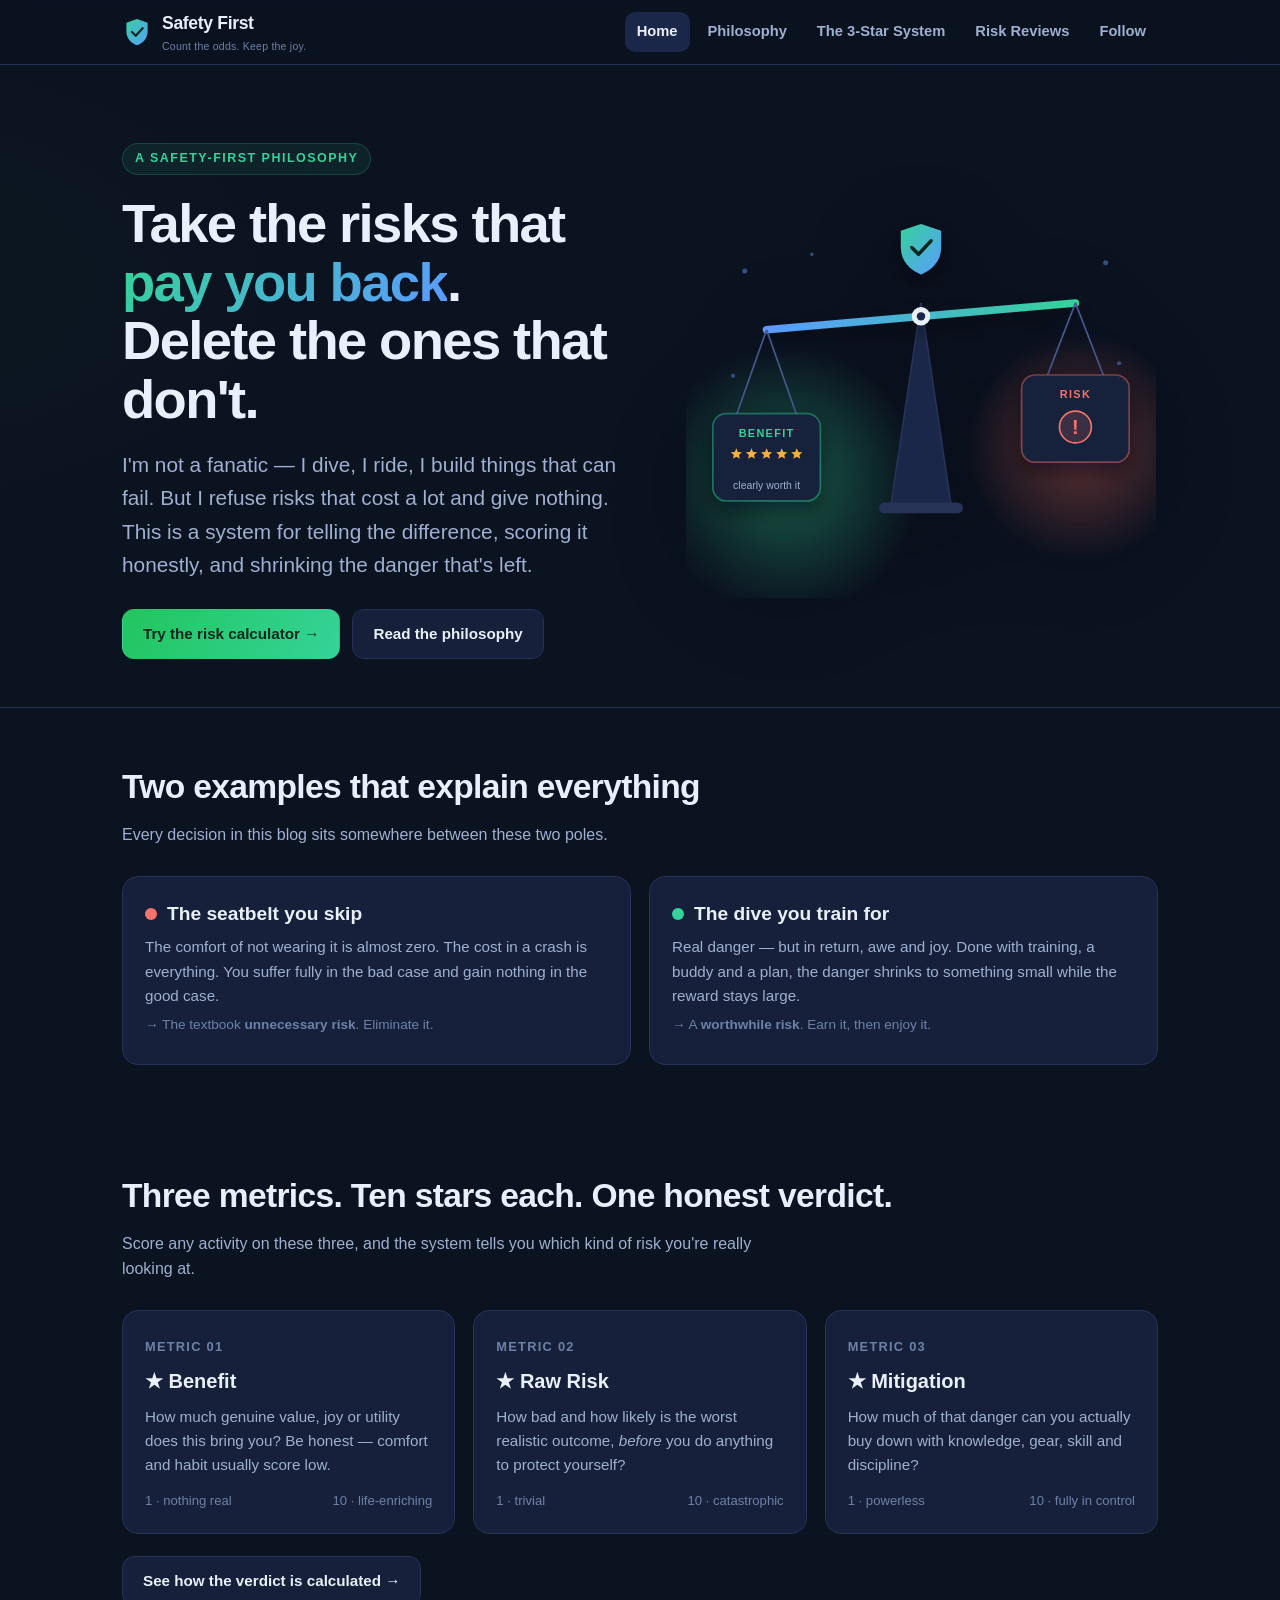
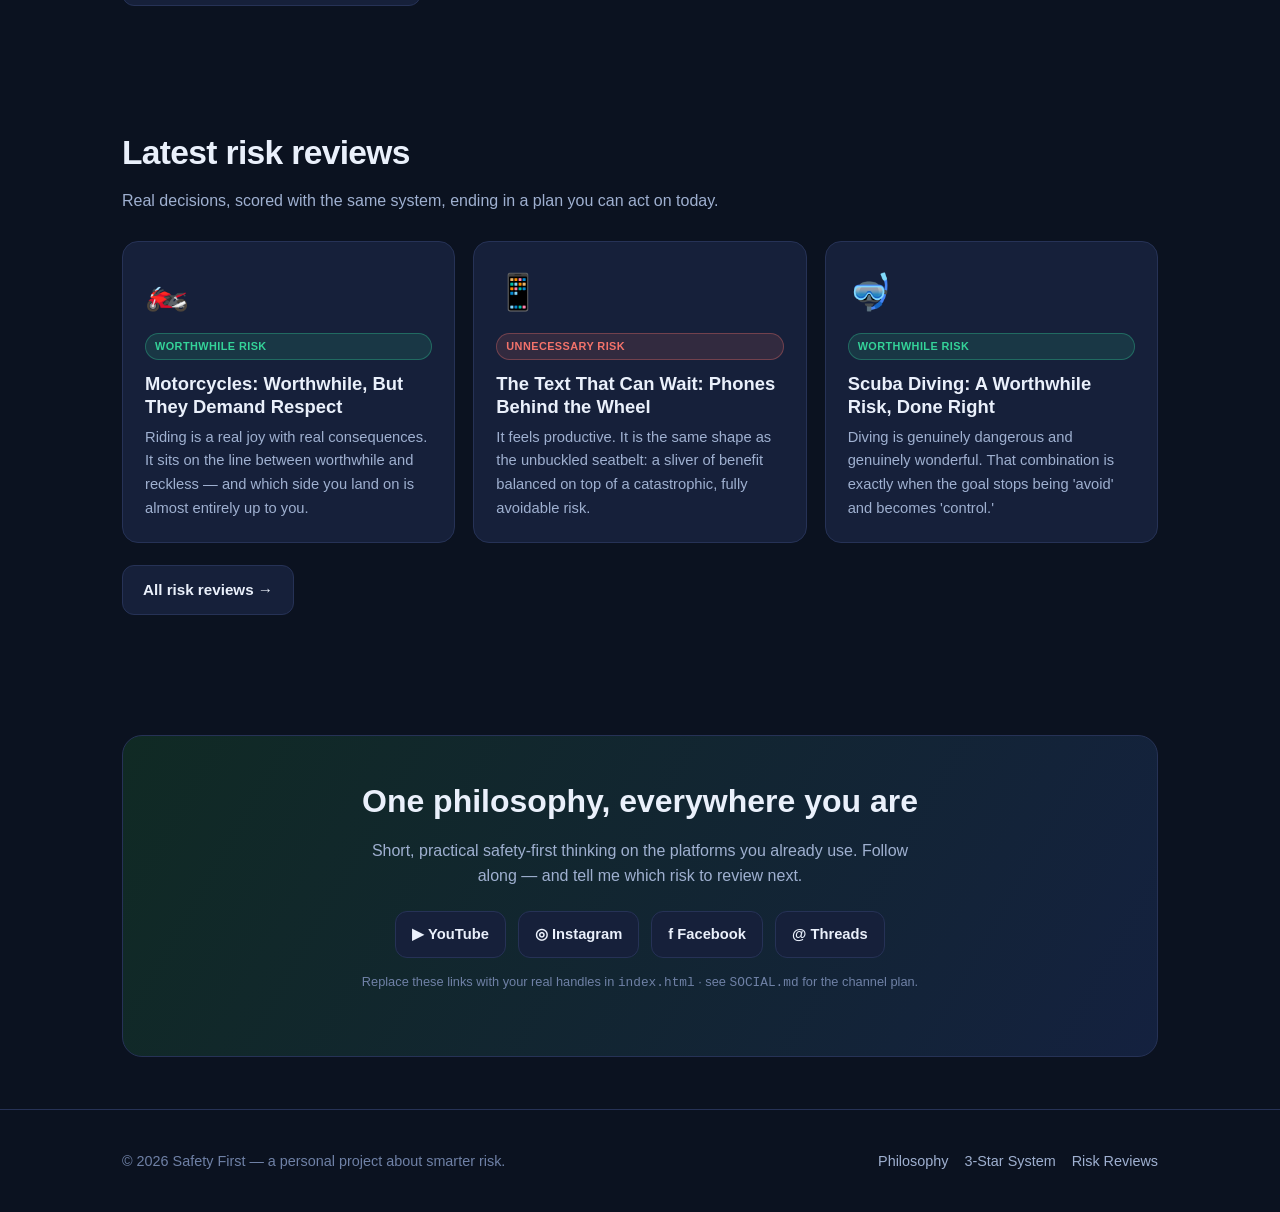
<file: index.html>
<!DOCTYPE html>
<html lang="en">
<head>
  <meta charset="utf-8" />
  <meta name="viewport" content="width=device-width, initial-scale=1" />
  <title>Safety First — Count the odds. Keep the joy.</title>
  <meta name="description" content="A personal philosophy for telling unnecessary risks from worthwhile ones — and a 3-metric, 10-star system to score any decision." />
  <link rel="icon" href="assets/favicon.svg" type="image/svg+xml" />
  <link rel="icon" href="assets/favicon.ico" sizes="any" />
  <link rel="apple-touch-icon" href="assets/apple-touch-icon.png" />
  <link rel="manifest" href="site.webmanifest" />
  <meta name="theme-color" content="#0b1220" />
  <link rel="stylesheet" href="assets/style.css" />
</head>
<body>
  <header class="site-header">
    <div class="wrap">
      <a class="brand" href="index.html">
        <svg class="shield" viewBox="0 0 48 48" xmlns="http://www.w3.org/2000/svg" aria-hidden="true"><defs><linearGradient id="sfg" x1="0" y1="0" x2="48" y2="48" gradientUnits="userSpaceOnUse"><stop stop-color="#34d399"/><stop offset="1" stop-color="#5b9bff"/></linearGradient></defs><path d="M24 3 L41 9 V23 C41 34 33 42 24 45 C15 42 7 34 7 23 V9 Z" fill="url(#sfg)"/><path d="M16 24 L22 30 L33 18" stroke="#06281c" stroke-width="3.4" stroke-linecap="round" stroke-linejoin="round" fill="none"/></svg>
        <span>Safety First<small>Count the odds. Keep the joy.</small></span>
      </a>
      <button class="nav-toggle" aria-label="Menu">☰</button>
      <nav class="site-nav">
        <a href="index.html">Home</a>
        <a href="philosophy.html">Philosophy</a>
        <a href="ratings.html">The 3-Star System</a>
        <a href="blog.html">Risk Reviews</a>
        <a href="#follow">Follow</a>
      </nav>
    </div>
  </header>

  <main>
    <section class="hero">
      <div class="wrap hero-grid">
        <div class="hero-copy">
          <span class="eyebrow">A safety-first philosophy</span>
          <h1>Take the risks that <span class="grad">pay you back</span>.<br />Delete the ones that don't.</h1>
          <p class="lede">I'm not a fanatic — I dive, I ride, I build things that can fail. But I refuse risks that cost a lot and give nothing. This is a system for telling the difference, scoring it honestly, and shrinking the danger that's left.</p>
          <div class="cta-row">
            <a class="btn btn-primary" href="ratings.html">Try the risk calculator →</a>
            <a class="btn btn-ghost" href="philosophy.html">Read the philosophy</a>
          </div>
        </div>
        <div class="hero-art">
          <img src="assets/hero-home.svg" alt="A balance weighing a high benefit against a controlled risk" width="470" height="394" />
        </div>
      </div>
    </section>

    <hr class="divider" />

    <section class="block">
      <div class="wrap">
        <div class="section-head">
          <h2>Two examples that explain everything</h2>
          <p>Every decision in this blog sits somewhere between these two poles.</p>
        </div>
        <div class="taxonomy">
          <div class="tax-card band-bad">
            <h3><span class="dot"></span>The seatbelt you skip</h3>
            <p>The comfort of not wearing it is almost zero. The cost in a crash is everything. You suffer fully in the bad case and gain nothing in the good case.</p>
            <p class="eg">→ The textbook <strong>unnecessary risk</strong>. Eliminate it.</p>
          </div>
          <div class="tax-card band-good">
            <h3><span class="dot"></span>The dive you train for</h3>
            <p>Real danger — but in return, awe and joy. Done with training, a buddy and a plan, the danger shrinks to something small while the reward stays large.</p>
            <p class="eg">→ A <strong>worthwhile risk</strong>. Earn it, then enjoy it.</p>
          </div>
        </div>
      </div>
    </section>

    <section class="block">
      <div class="wrap">
        <div class="section-head">
          <h2>Three metrics. Ten stars each. One honest verdict.</h2>
          <p>Score any activity on these three, and the system tells you which kind of risk you're really looking at.</p>
        </div>
        <div class="three">
          <div class="metric-card">
            <span class="num">METRIC 01</span>
            <h3>★ Benefit</h3>
            <p>How much genuine value, joy or utility does this bring you? Be honest — comfort and habit usually score low.</p>
            <div class="scale"><span>1 · nothing real</span><span>10 · life-enriching</span></div>
          </div>
          <div class="metric-card">
            <span class="num">METRIC 02</span>
            <h3>★ Raw Risk</h3>
            <p>How bad and how likely is the worst realistic outcome, <em>before</em> you do anything to protect yourself?</p>
            <div class="scale"><span>1 · trivial</span><span>10 · catastrophic</span></div>
          </div>
          <div class="metric-card">
            <span class="num">METRIC 03</span>
            <h3>★ Mitigation</h3>
            <p>How much of that danger can you actually buy down with knowledge, gear, skill and discipline?</p>
            <div class="scale"><span>1 · powerless</span><span>10 · fully in control</span></div>
          </div>
        </div>
        <p style="margin-top:22px"><a class="btn btn-ghost" href="ratings.html">See how the verdict is calculated →</a></p>
      </div>
    </section>

    <section class="block">
      <div class="wrap">
        <div class="section-head">
          <h2>Latest risk reviews</h2>
          <p>Real decisions, scored with the same system, ending in a plan you can act on today.</p>
        </div>
        <div id="featured" class="cards"><!-- rendered by app.js --></div>
        <p style="margin-top:22px"><a class="btn btn-ghost" href="blog.html">All risk reviews →</a></p>
      </div>
    </section>

    <section class="block" id="follow">
      <div class="wrap">
        <div class="cta-band">
          <h2>One philosophy, everywhere you are</h2>
          <p>Short, practical safety-first thinking on the platforms you already use. Follow along — and tell me which risk to review next.</p>
          <div class="socials" style="justify-content:center">
            <a class="social-btn" href="https://youtube.com/@safetyfirst" rel="noopener" target="_blank">▶ YouTube</a>
            <a class="social-btn" href="https://instagram.com/safetyfirst" rel="noopener" target="_blank">◎ Instagram</a>
            <a class="social-btn" href="https://facebook.com/safetyfirst" rel="noopener" target="_blank">f Facebook</a>
            <a class="social-btn" href="https://threads.net/@safetyfirst" rel="noopener" target="_blank">@ Threads</a>
          </div>
          <p style="font-size:0.8rem;margin-top:14px;color:var(--ink-faint)">Replace these links with your real handles in <code>index.html</code> · see <code>SOCIAL.md</code> for the channel plan.</p>
        </div>
      </div>
    </section>
  </main>

  <footer class="site-footer">
    <div class="wrap">
      <div>© <span data-year></span> Safety First — a personal project about smarter risk.</div>
      <div class="foot-links">
        <a href="philosophy.html">Philosophy</a>
        <a href="ratings.html">3-Star System</a>
        <a href="blog.html">Risk Reviews</a>
      </div>
    </div>
  </footer>

  <script src="data/posts.js"></script>
  <script src="assets/app.js"></script>
</body>
</html>
</file>
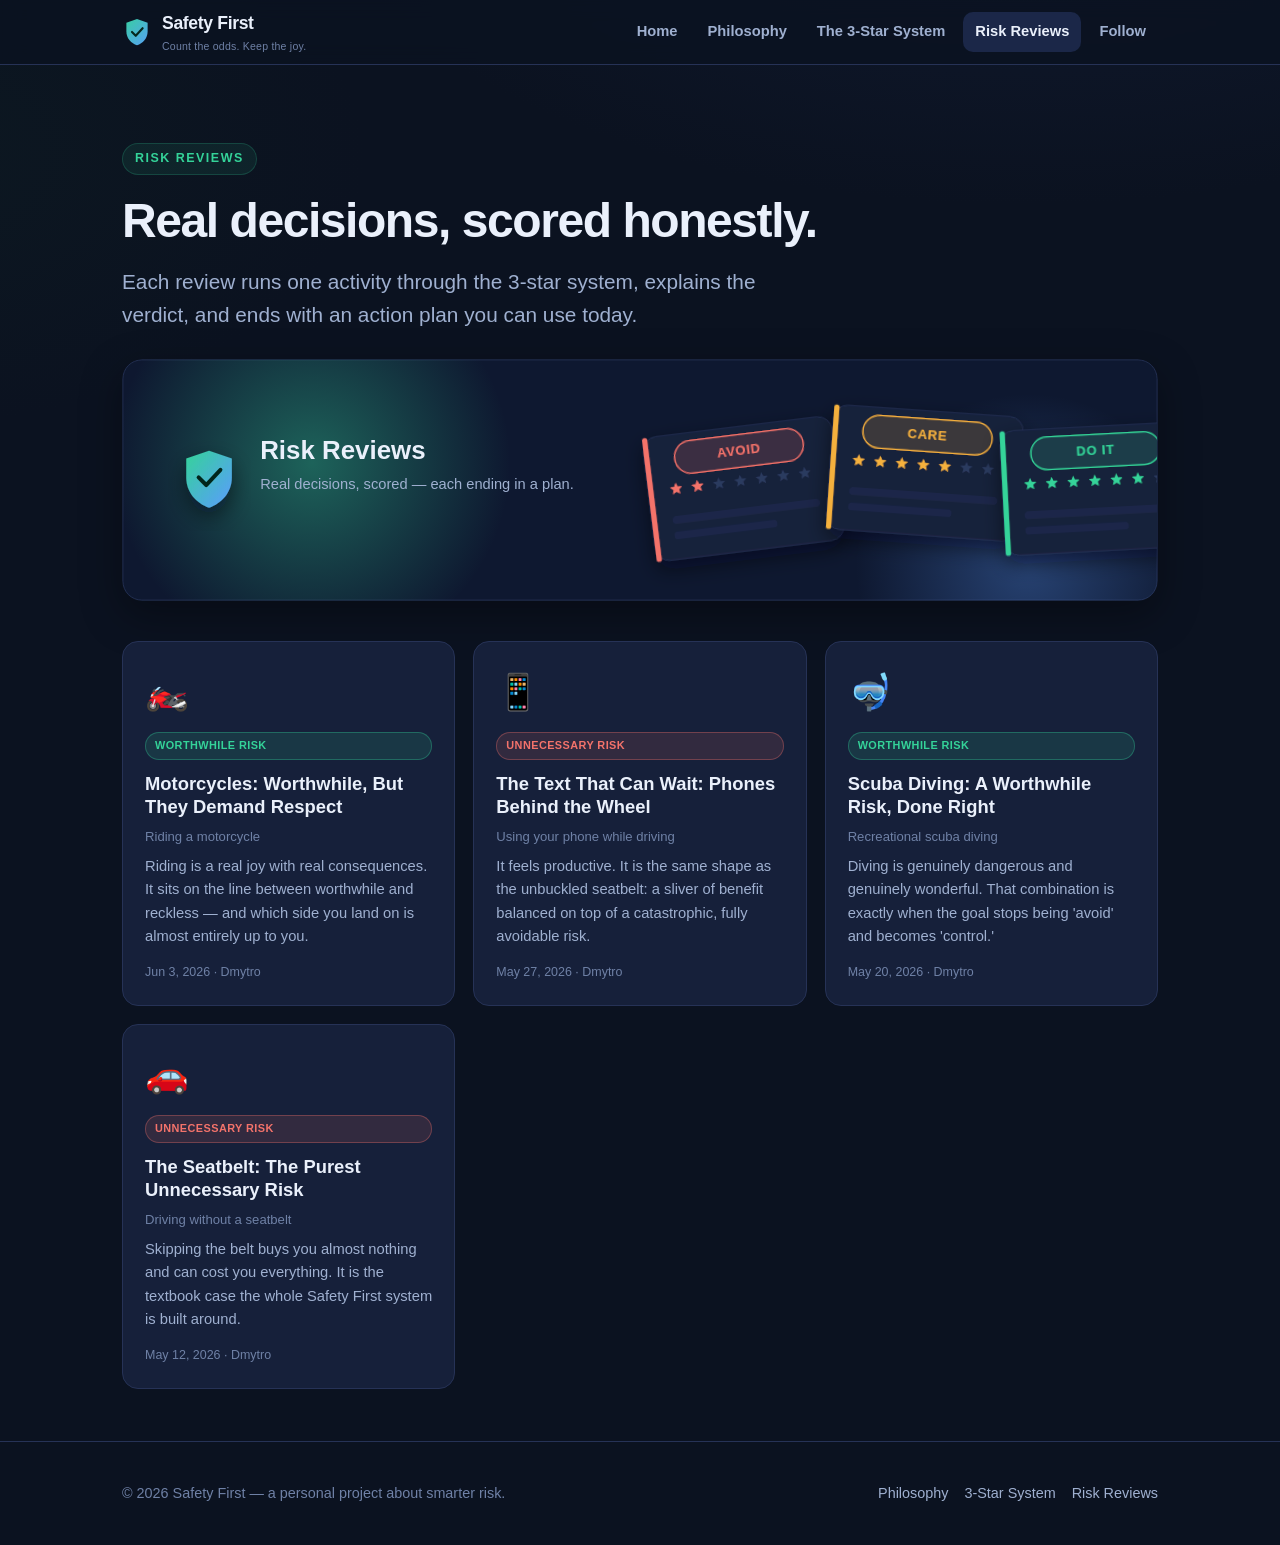
<file: blog.html>
<!DOCTYPE html>
<html lang="en">
<head>
  <meta charset="utf-8" />
  <meta name="viewport" content="width=device-width, initial-scale=1" />
  <title>Risk Reviews · Safety First</title>
  <meta name="description" content="Everyday and adventurous decisions, each scored with the 3-star system and ending in a concrete action plan." />
  <link rel="icon" href="assets/favicon.svg" type="image/svg+xml" />
  <link rel="icon" href="assets/favicon.ico" sizes="any" />
  <link rel="apple-touch-icon" href="assets/apple-touch-icon.png" />
  <link rel="manifest" href="site.webmanifest" />
  <meta name="theme-color" content="#0b1220" />
  <link rel="stylesheet" href="assets/style.css" />
</head>
<body>
  <header class="site-header">
    <div class="wrap">
      <a class="brand" href="index.html">
        <svg class="shield" viewBox="0 0 48 48" xmlns="http://www.w3.org/2000/svg" aria-hidden="true"><defs><linearGradient id="sfg" x1="0" y1="0" x2="48" y2="48" gradientUnits="userSpaceOnUse"><stop stop-color="#34d399"/><stop offset="1" stop-color="#5b9bff"/></linearGradient></defs><path d="M24 3 L41 9 V23 C41 34 33 42 24 45 C15 42 7 34 7 23 V9 Z" fill="url(#sfg)"/><path d="M16 24 L22 30 L33 18" stroke="#06281c" stroke-width="3.4" stroke-linecap="round" stroke-linejoin="round" fill="none"/></svg>
        <span>Safety First<small>Count the odds. Keep the joy.</small></span>
      </a>
      <button class="nav-toggle" aria-label="Menu">☰</button>
      <nav class="site-nav">
        <a href="index.html">Home</a>
        <a href="philosophy.html">Philosophy</a>
        <a href="ratings.html">The 3-Star System</a>
        <a href="blog.html">Risk Reviews</a>
        <a href="index.html#follow">Follow</a>
      </nav>
    </div>
  </header>

  <main>
    <section class="hero" style="padding-bottom:24px">
      <div class="wrap">
        <span class="eyebrow">Risk reviews</span>
        <h1 style="font-size:clamp(2rem,4.5vw,3rem)">Real decisions, scored honestly.</h1>
        <p class="lede">Each review runs one activity through the 3-star system, explains the verdict, and ends with an action plan you can use today.</p>
        <img class="page-banner" src="assets/hero-blog.svg" alt="A fan of scored risk-review cards: avoid, care, do it" width="1200" height="280" />
      </div>
    </section>

    <section class="block" style="padding-top:12px">
      <div class="wrap">
        <div id="blog-index" class="cards"><!-- rendered by app.js --></div>
      </div>
    </section>
  </main>

  <footer class="site-footer">
    <div class="wrap">
      <div>© <span data-year></span> Safety First — a personal project about smarter risk.</div>
      <div class="foot-links">
        <a href="philosophy.html">Philosophy</a>
        <a href="ratings.html">3-Star System</a>
        <a href="blog.html">Risk Reviews</a>
      </div>
    </div>
  </footer>

  <script src="data/posts.js"></script>
  <script src="assets/app.js"></script>
</body>
</html>
</file>
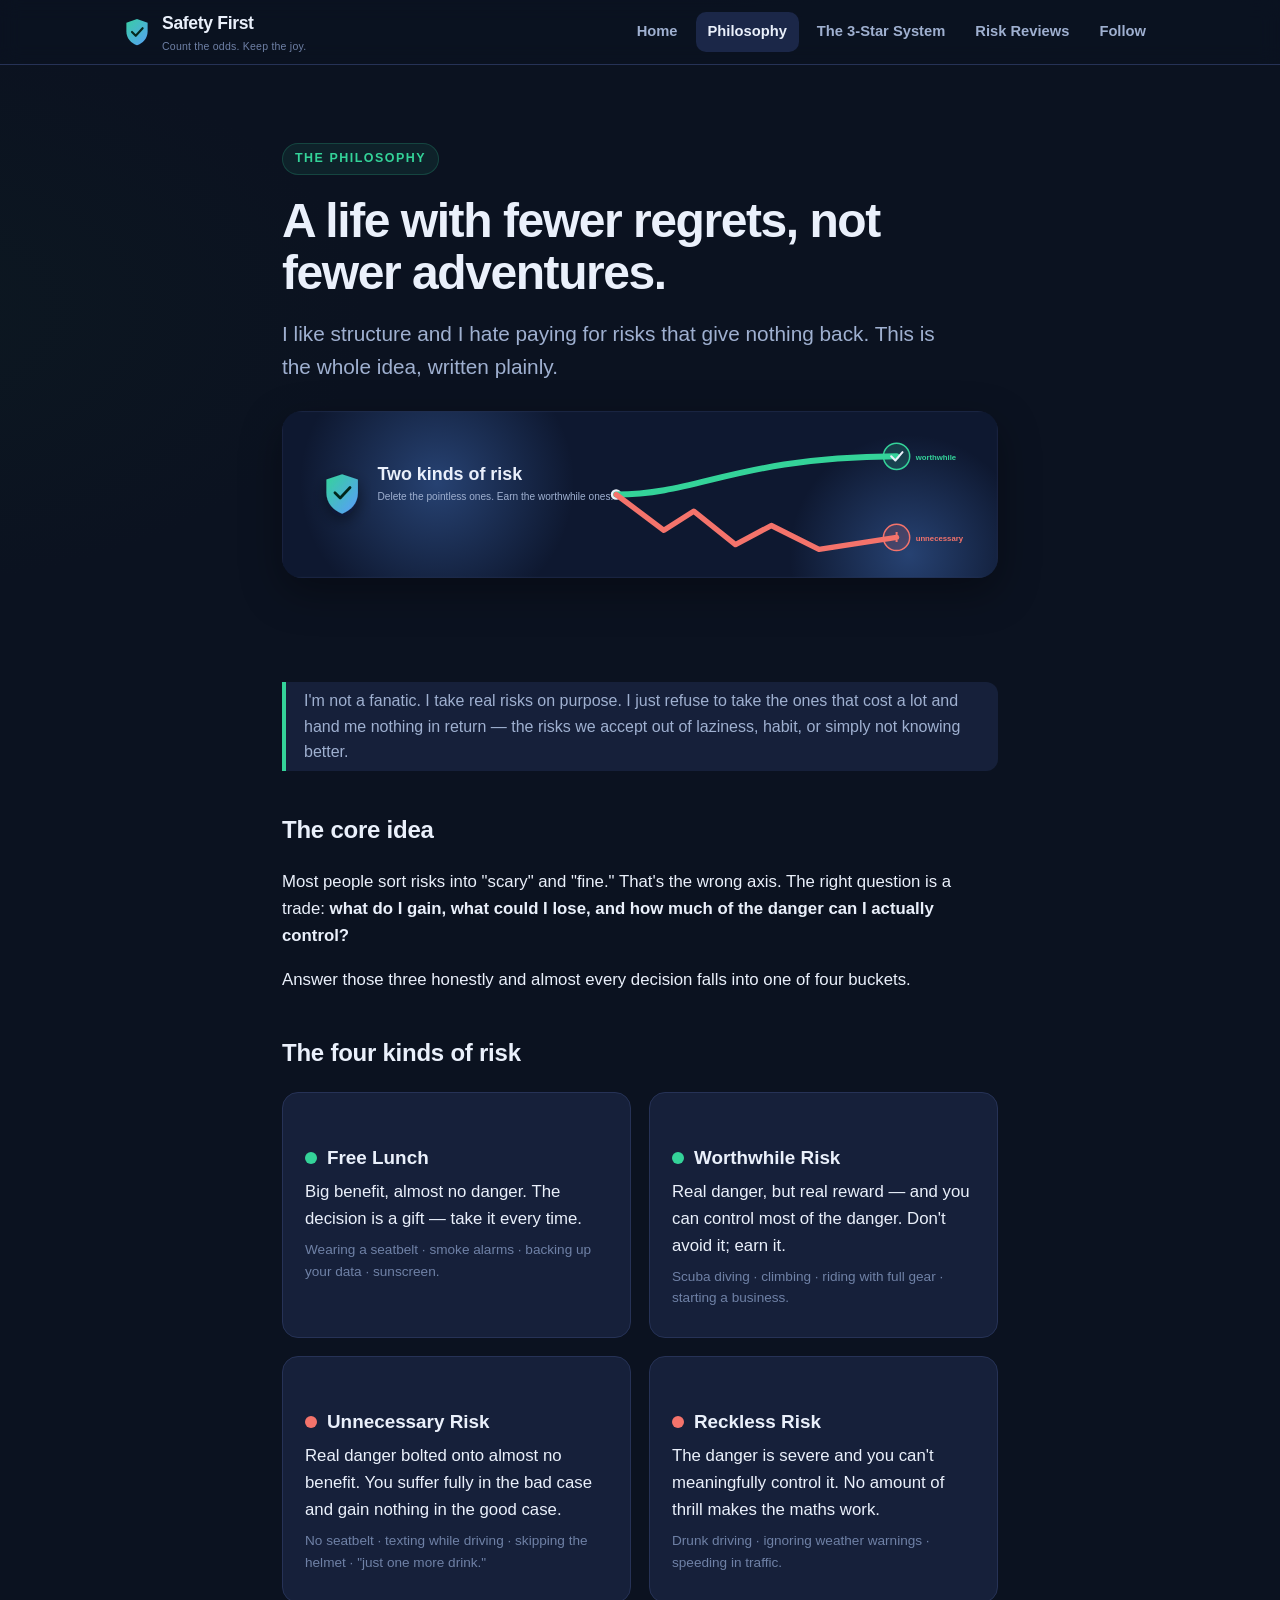
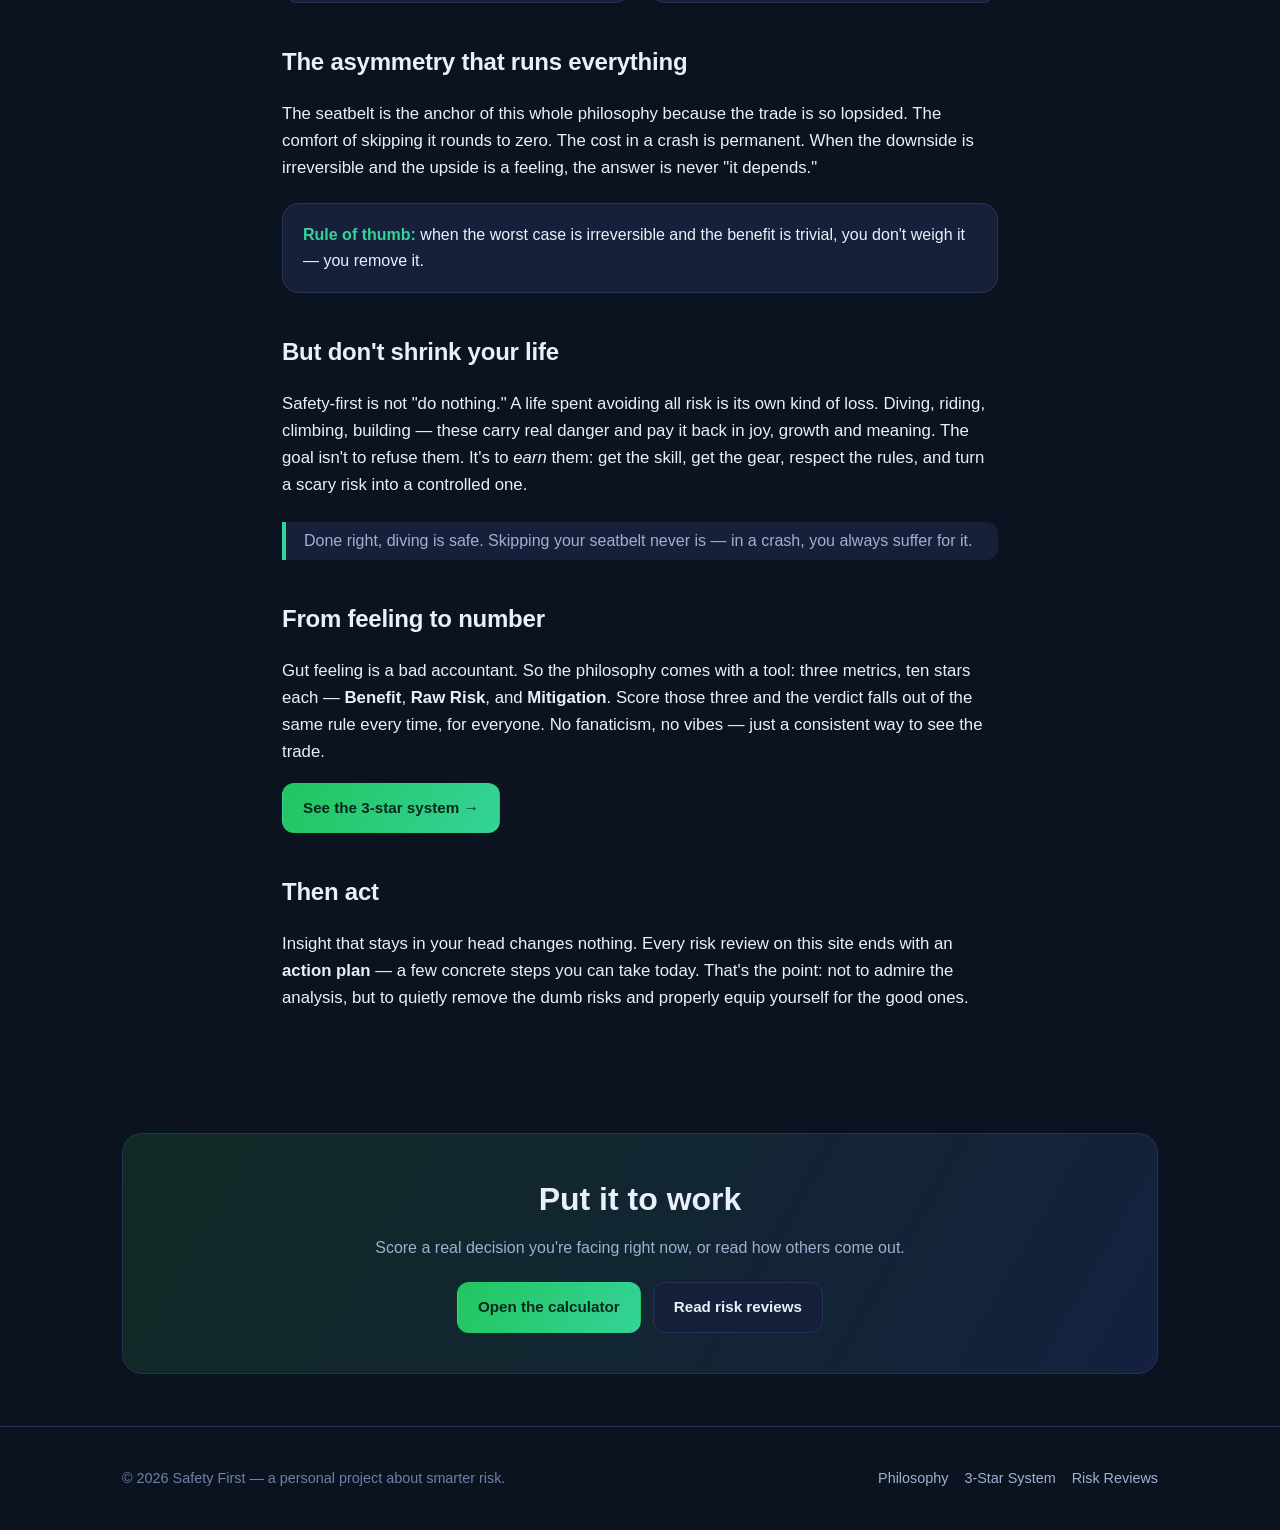
<file: philosophy.html>
<!DOCTYPE html>
<html lang="en">
<head>
  <meta charset="utf-8" />
  <meta name="viewport" content="width=device-width, initial-scale=1" />
  <title>The Philosophy · Safety First</title>
  <meta name="description" content="A pragmatic, non-fanatic philosophy of risk: eliminate unnecessary risks, earn the worthwhile ones, and always minimise what's left." />
  <link rel="icon" href="assets/favicon.svg" type="image/svg+xml" />
  <link rel="icon" href="assets/favicon.ico" sizes="any" />
  <link rel="apple-touch-icon" href="assets/apple-touch-icon.png" />
  <link rel="manifest" href="site.webmanifest" />
  <meta name="theme-color" content="#0b1220" />
  <link rel="stylesheet" href="assets/style.css" />
</head>
<body>
  <header class="site-header">
    <div class="wrap">
      <a class="brand" href="index.html">
        <svg class="shield" viewBox="0 0 48 48" xmlns="http://www.w3.org/2000/svg" aria-hidden="true"><defs><linearGradient id="sfg" x1="0" y1="0" x2="48" y2="48" gradientUnits="userSpaceOnUse"><stop stop-color="#34d399"/><stop offset="1" stop-color="#5b9bff"/></linearGradient></defs><path d="M24 3 L41 9 V23 C41 34 33 42 24 45 C15 42 7 34 7 23 V9 Z" fill="url(#sfg)"/><path d="M16 24 L22 30 L33 18" stroke="#06281c" stroke-width="3.4" stroke-linecap="round" stroke-linejoin="round" fill="none"/></svg>
        <span>Safety First<small>Count the odds. Keep the joy.</small></span>
      </a>
      <button class="nav-toggle" aria-label="Menu">☰</button>
      <nav class="site-nav">
        <a href="index.html">Home</a>
        <a href="philosophy.html">Philosophy</a>
        <a href="ratings.html">The 3-Star System</a>
        <a href="blog.html">Risk Reviews</a>
        <a href="index.html#follow">Follow</a>
      </nav>
    </div>
  </header>

  <main>
    <section class="hero" style="padding-bottom:24px">
      <div class="wrap prose">
        <span class="eyebrow">The philosophy</span>
        <h1 style="font-size:clamp(2rem,4.5vw,3rem)">A life with fewer regrets, not fewer adventures.</h1>
        <p class="lede">I like structure and I hate paying for risks that give nothing back. This is the whole idea, written plainly.</p>
        <img class="page-banner" src="assets/hero-philosophy.svg" alt="Two roads diverging: one worthwhile, one unnecessary" width="1200" height="280" />
      </div>
    </section>

    <section class="block">
      <div class="wrap prose">
        <blockquote>I'm not a fanatic. I take real risks on purpose. I just refuse to take the ones that cost a lot and hand me nothing in return — the risks we accept out of laziness, habit, or simply not knowing better.</blockquote>

        <h2>The core idea</h2>
        <p>Most people sort risks into "scary" and "fine." That's the wrong axis. The right question is a trade: <strong>what do I gain, what could I lose, and how much of the danger can I actually control?</strong></p>
        <p>Answer those three honestly and almost every decision falls into one of four buckets.</p>

        <h2>The four kinds of risk</h2>
        <div class="taxonomy" style="margin-top:18px">
          <div class="tax-card band-good">
            <h3><span class="dot"></span>Free Lunch</h3>
            <p>Big benefit, almost no danger. The decision is a gift — take it every time.</p>
            <p class="eg">Wearing a seatbelt · smoke alarms · backing up your data · sunscreen.</p>
          </div>
          <div class="tax-card band-good">
            <h3><span class="dot"></span>Worthwhile Risk</h3>
            <p>Real danger, but real reward — and you can control most of the danger. Don't avoid it; earn it.</p>
            <p class="eg">Scuba diving · climbing · riding with full gear · starting a business.</p>
          </div>
          <div class="tax-card band-bad">
            <h3><span class="dot"></span>Unnecessary Risk</h3>
            <p>Real danger bolted onto almost no benefit. You suffer fully in the bad case and gain nothing in the good case.</p>
            <p class="eg">No seatbelt · texting while driving · skipping the helmet · "just one more drink."</p>
          </div>
          <div class="tax-card band-bad">
            <h3><span class="dot"></span>Reckless Risk</h3>
            <p>The danger is severe and you can't meaningfully control it. No amount of thrill makes the maths work.</p>
            <p class="eg">Drunk driving · ignoring weather warnings · speeding in traffic.</p>
          </div>
        </div>

        <h2>The asymmetry that runs everything</h2>
        <p>The seatbelt is the anchor of this whole philosophy because the trade is so lopsided. The comfort of skipping it rounds to zero. The cost in a crash is permanent. When the downside is irreversible and the upside is a feeling, the answer is never "it depends."</p>
        <div class="callout"><strong>Rule of thumb:</strong> when the worst case is irreversible and the benefit is trivial, you don't weigh it — you remove it.</div>

        <h2>But don't shrink your life</h2>
        <p>Safety-first is not "do nothing." A life spent avoiding all risk is its own kind of loss. Diving, riding, climbing, building — these carry real danger and pay it back in joy, growth and meaning. The goal isn't to refuse them. It's to <em>earn</em> them: get the skill, get the gear, respect the rules, and turn a scary risk into a controlled one.</p>
        <blockquote>Done right, diving is safe. Skipping your seatbelt never is — in a crash, you always suffer for it.</blockquote>

        <h2>From feeling to number</h2>
        <p>Gut feeling is a bad accountant. So the philosophy comes with a tool: three metrics, ten stars each — <strong>Benefit</strong>, <strong>Raw Risk</strong>, and <strong>Mitigation</strong>. Score those three and the verdict falls out of the same rule every time, for everyone. No fanaticism, no vibes — just a consistent way to see the trade.</p>
        <p><a class="btn btn-primary" href="ratings.html">See the 3-star system →</a></p>

        <h2>Then act</h2>
        <p>Insight that stays in your head changes nothing. Every risk review on this site ends with an <strong>action plan</strong> — a few concrete steps you can take today. That's the point: not to admire the analysis, but to quietly remove the dumb risks and properly equip yourself for the good ones.</p>
      </div>
    </section>

    <section class="block">
      <div class="wrap">
        <div class="cta-band">
          <h2>Put it to work</h2>
          <p>Score a real decision you're facing right now, or read how others come out.</p>
          <div class="cta-row" style="justify-content:center">
            <a class="btn btn-primary" href="ratings.html">Open the calculator</a>
            <a class="btn btn-ghost" href="blog.html">Read risk reviews</a>
          </div>
        </div>
      </div>
    </section>
  </main>

  <footer class="site-footer">
    <div class="wrap">
      <div>© <span data-year></span> Safety First — a personal project about smarter risk.</div>
      <div class="foot-links">
        <a href="philosophy.html">Philosophy</a>
        <a href="ratings.html">3-Star System</a>
        <a href="blog.html">Risk Reviews</a>
      </div>
    </div>
  </footer>

  <script src="data/posts.js"></script>
  <script src="assets/app.js"></script>
</body>
</html>
</file>
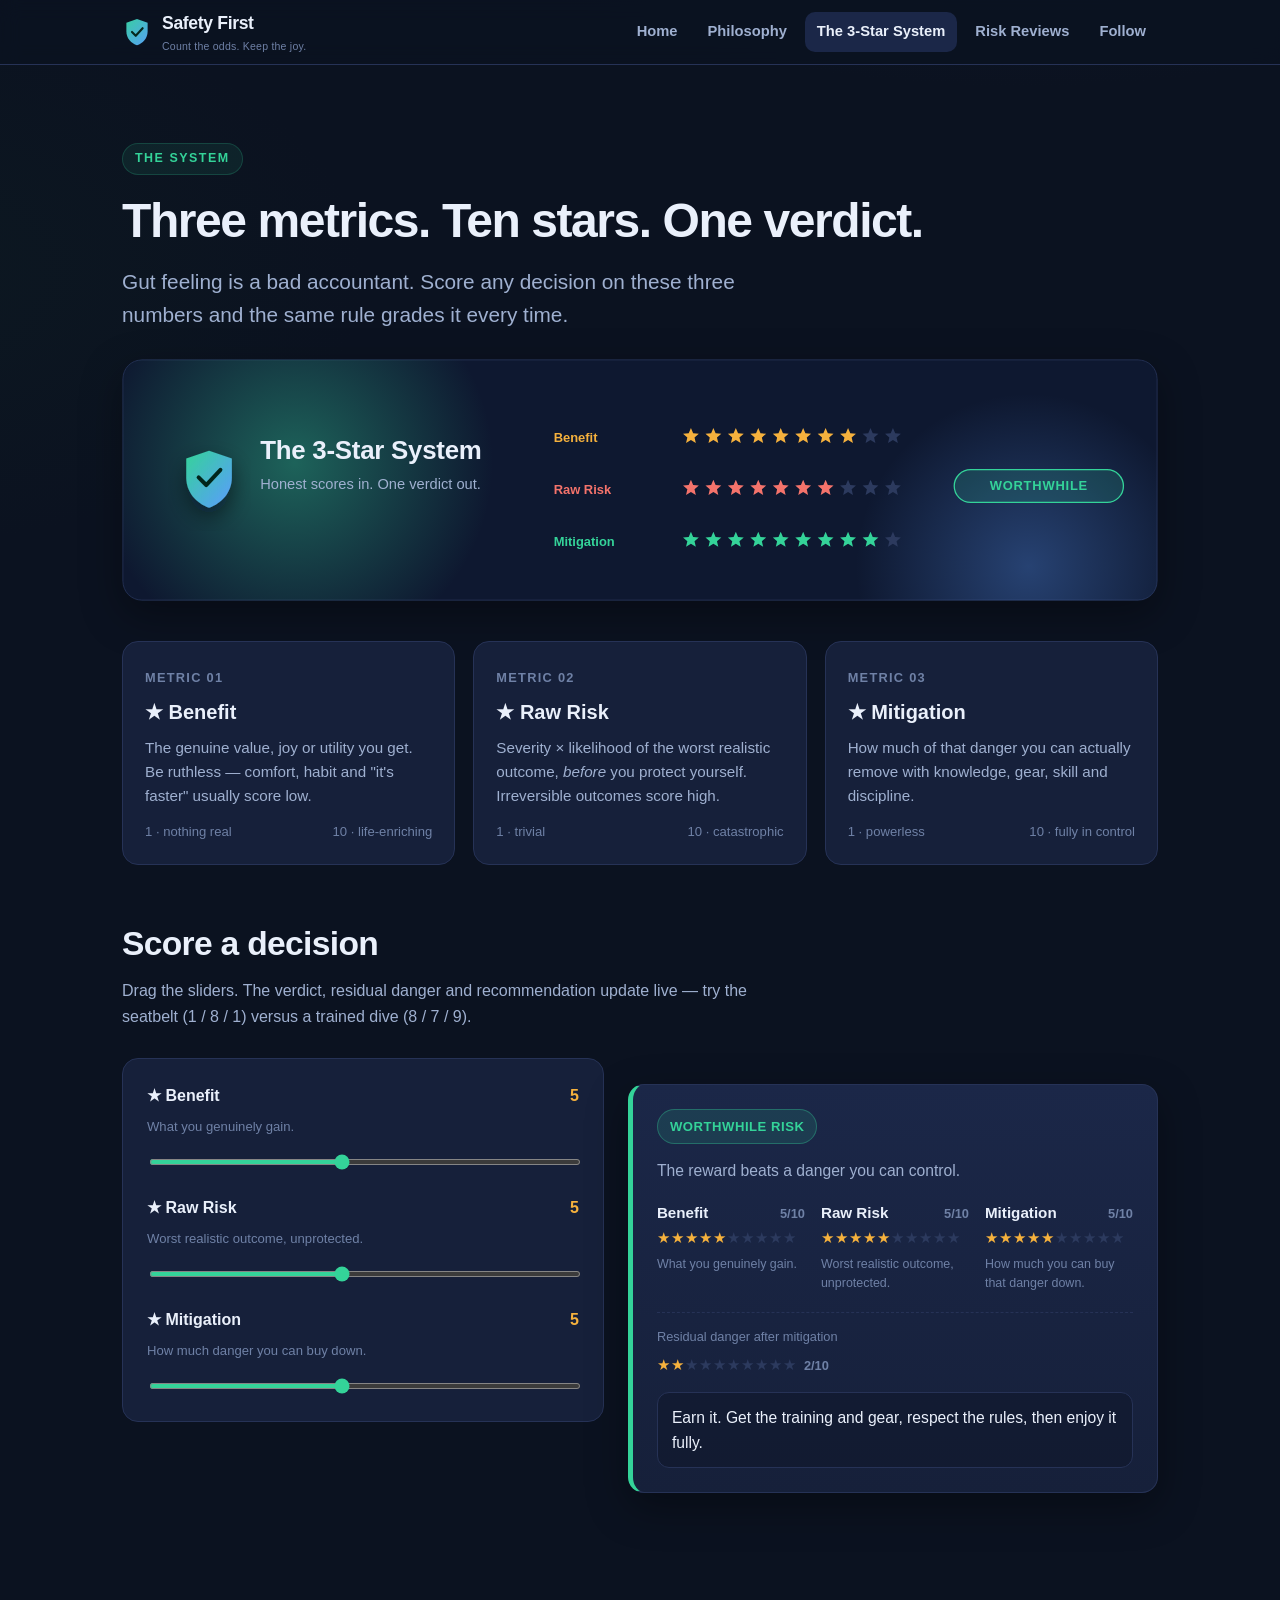
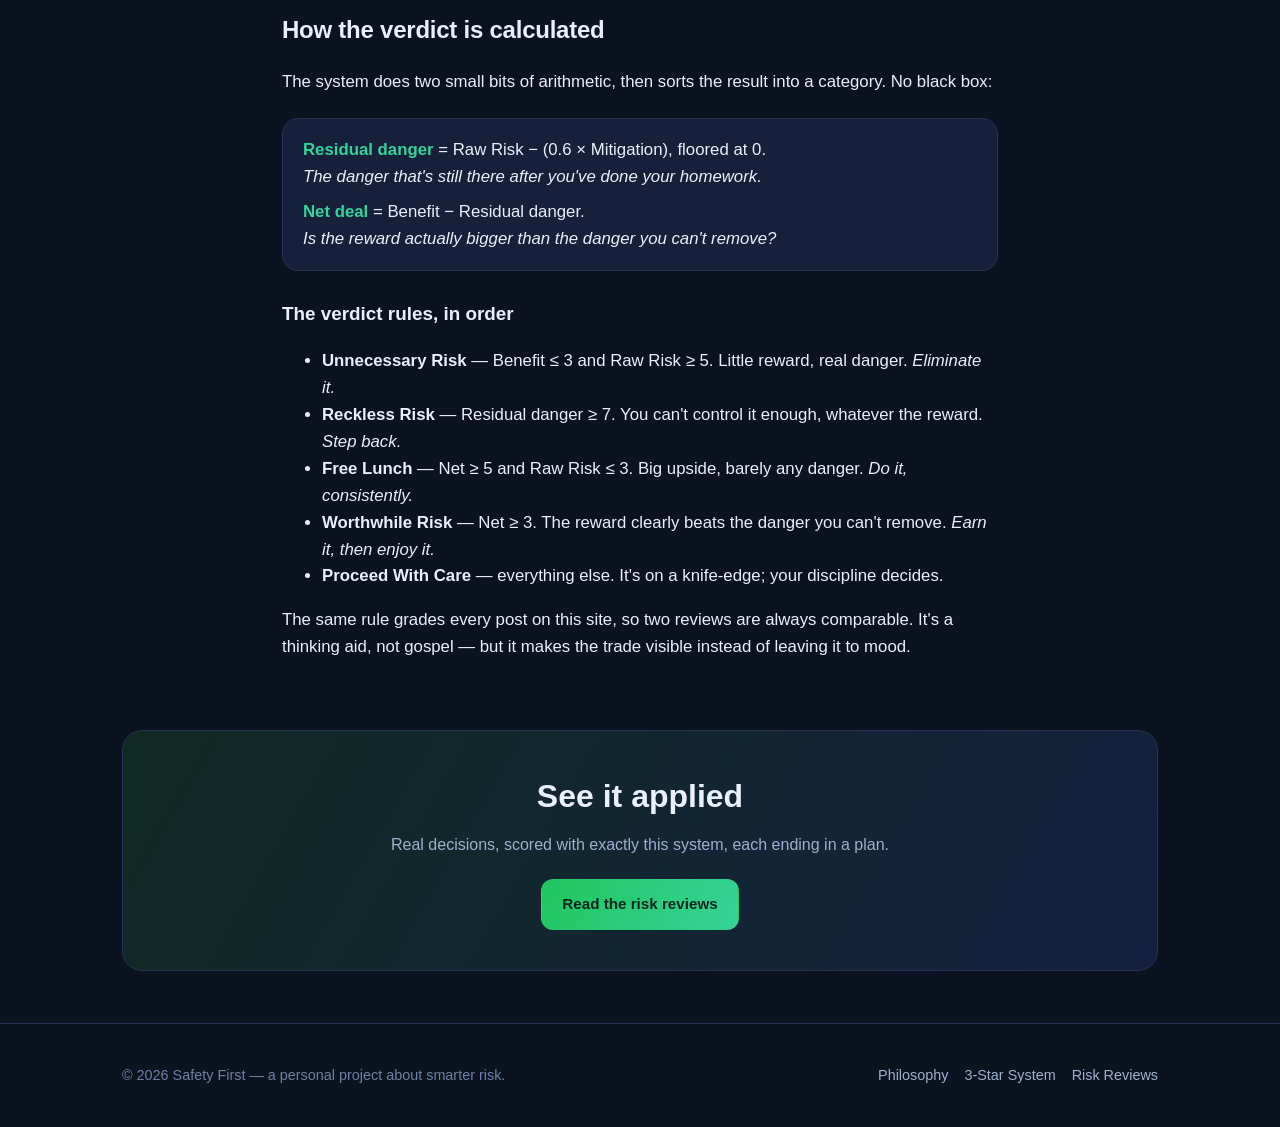
<file: ratings.html>
<!DOCTYPE html>
<html lang="en">
<head>
  <meta charset="utf-8" />
  <meta name="viewport" content="width=device-width, initial-scale=1" />
  <title>The 3-Star System · Safety First</title>
  <meta name="description" content="Score any activity on Benefit, Raw Risk and Mitigation — ten stars each — and get an instant, consistent verdict." />
  <link rel="icon" href="assets/favicon.svg" type="image/svg+xml" />
  <link rel="icon" href="assets/favicon.ico" sizes="any" />
  <link rel="apple-touch-icon" href="assets/apple-touch-icon.png" />
  <link rel="manifest" href="site.webmanifest" />
  <meta name="theme-color" content="#0b1220" />
  <link rel="stylesheet" href="assets/style.css" />
</head>
<body>
  <header class="site-header">
    <div class="wrap">
      <a class="brand" href="index.html">
        <svg class="shield" viewBox="0 0 48 48" xmlns="http://www.w3.org/2000/svg" aria-hidden="true"><defs><linearGradient id="sfg" x1="0" y1="0" x2="48" y2="48" gradientUnits="userSpaceOnUse"><stop stop-color="#34d399"/><stop offset="1" stop-color="#5b9bff"/></linearGradient></defs><path d="M24 3 L41 9 V23 C41 34 33 42 24 45 C15 42 7 34 7 23 V9 Z" fill="url(#sfg)"/><path d="M16 24 L22 30 L33 18" stroke="#06281c" stroke-width="3.4" stroke-linecap="round" stroke-linejoin="round" fill="none"/></svg>
        <span>Safety First<small>Count the odds. Keep the joy.</small></span>
      </a>
      <button class="nav-toggle" aria-label="Menu">☰</button>
      <nav class="site-nav">
        <a href="index.html">Home</a>
        <a href="philosophy.html">Philosophy</a>
        <a href="ratings.html">The 3-Star System</a>
        <a href="blog.html">Risk Reviews</a>
        <a href="index.html#follow">Follow</a>
      </nav>
    </div>
  </header>

  <main>
    <section class="hero" style="padding-bottom:24px">
      <div class="wrap">
        <span class="eyebrow">The system</span>
        <h1 style="font-size:clamp(2rem,4.5vw,3rem)">Three metrics. Ten stars. One verdict.</h1>
        <p class="lede">Gut feeling is a bad accountant. Score any decision on these three numbers and the same rule grades it every time.</p>
        <img class="page-banner" src="assets/hero-ratings.svg" alt="Three star meters — Benefit, Raw Risk, Mitigation — producing a verdict" width="1200" height="280" />
      </div>
    </section>

    <section class="block" style="padding-top:12px">
      <div class="wrap">
        <div class="three">
          <div class="metric-card">
            <span class="num">METRIC 01</span>
            <h3>★ Benefit</h3>
            <p>The genuine value, joy or utility you get. Be ruthless — comfort, habit and "it's faster" usually score low.</p>
            <div class="scale"><span>1 · nothing real</span><span>10 · life-enriching</span></div>
          </div>
          <div class="metric-card">
            <span class="num">METRIC 02</span>
            <h3>★ Raw Risk</h3>
            <p>Severity × likelihood of the worst realistic outcome, <em>before</em> you protect yourself. Irreversible outcomes score high.</p>
            <div class="scale"><span>1 · trivial</span><span>10 · catastrophic</span></div>
          </div>
          <div class="metric-card">
            <span class="num">METRIC 03</span>
            <h3>★ Mitigation</h3>
            <p>How much of that danger you can actually remove with knowledge, gear, skill and discipline.</p>
            <div class="scale"><span>1 · powerless</span><span>10 · fully in control</span></div>
          </div>
        </div>
      </div>
    </section>

    <section class="block" style="padding-top:0">
      <div class="wrap">
        <div class="section-head">
          <h2>Score a decision</h2>
          <p>Drag the sliders. The verdict, residual danger and recommendation update live — try the seatbelt (1 / 8 / 1) versus a trained dive (8 / 7 / 9).</p>
        </div>
        <div id="calculator" class="calc">
          <div class="calc-controls">
            <div class="slider-group">
              <div class="slider-label"><span>★ Benefit</span><span class="v" id="val-benefit">5</span></div>
              <p>What you genuinely gain.</p>
              <input type="range" id="in-benefit" min="1" max="10" step="1" value="5" />
            </div>
            <div class="slider-group">
              <div class="slider-label"><span>★ Raw Risk</span><span class="v" id="val-risk">5</span></div>
              <p>Worst realistic outcome, unprotected.</p>
              <input type="range" id="in-risk" min="1" max="10" step="1" value="5" />
            </div>
            <div class="slider-group">
              <div class="slider-label"><span>★ Mitigation</span><span class="v" id="val-mitigation">5</span></div>
              <p>How much danger you can buy down.</p>
              <input type="range" id="in-mitigation" min="1" max="10" step="1" value="5" />
            </div>
          </div>
          <div id="calc-output"><!-- risk card rendered by app.js --></div>
        </div>
      </div>
    </section>

    <section class="block" style="padding-top:0">
      <div class="wrap prose">
        <h2>How the verdict is calculated</h2>
        <p>The system does two small bits of arithmetic, then sorts the result into a category. No black box:</p>
        <div class="callout">
          <p style="margin:0 0 8px"><strong>Residual danger</strong> = Raw Risk − (0.6 × Mitigation), floored at 0.<br />
          <em>The danger that's still there after you've done your homework.</em></p>
          <p style="margin:0"><strong>Net deal</strong> = Benefit − Residual danger.<br />
          <em>Is the reward actually bigger than the danger you can't remove?</em></p>
        </div>
        <h3>The verdict rules, in order</h3>
        <ul>
          <li><strong>Unnecessary Risk</strong> — Benefit ≤ 3 and Raw Risk ≥ 5. Little reward, real danger. <em>Eliminate it.</em></li>
          <li><strong>Reckless Risk</strong> — Residual danger ≥ 7. You can't control it enough, whatever the reward. <em>Step back.</em></li>
          <li><strong>Free Lunch</strong> — Net ≥ 5 and Raw Risk ≤ 3. Big upside, barely any danger. <em>Do it, consistently.</em></li>
          <li><strong>Worthwhile Risk</strong> — Net ≥ 3. The reward clearly beats the danger you can't remove. <em>Earn it, then enjoy it.</em></li>
          <li><strong>Proceed With Care</strong> — everything else. It's on a knife-edge; your discipline decides.</li>
        </ul>
        <p>The same rule grades every post on this site, so two reviews are always comparable. It's a thinking aid, not gospel — but it makes the trade visible instead of leaving it to mood.</p>
      </div>
    </section>

    <section class="block" style="padding-top:0">
      <div class="wrap">
        <div class="cta-band">
          <h2>See it applied</h2>
          <p>Real decisions, scored with exactly this system, each ending in a plan.</p>
          <a class="btn btn-primary" href="blog.html">Read the risk reviews</a>
        </div>
      </div>
    </section>
  </main>

  <footer class="site-footer">
    <div class="wrap">
      <div>© <span data-year></span> Safety First — a personal project about smarter risk.</div>
      <div class="foot-links">
        <a href="philosophy.html">Philosophy</a>
        <a href="ratings.html">3-Star System</a>
        <a href="blog.html">Risk Reviews</a>
      </div>
    </div>
  </footer>

  <script src="data/posts.js"></script>
  <script src="assets/app.js"></script>
</body>
</html>
</file>
<file: assets/style.css>
/* Safety First — styles. Vanilla CSS, no build. */

:root {
  --bg: #0b1220;
  --bg-soft: #111a2e;
  --card: #16203a;
  --card-2: #1b2748;
  --line: #263256;
  --ink: #eaf0fb;
  --ink-dim: #9fb0d0;
  --ink-faint: #6f81a6;
  --brand: #34d399;     /* worthwhile green */
  --brand-2: #22c55e;
  --amber: #f5b13d;
  --red: #f4736b;
  --accent: #5b9bff;
  --shadow: 0 14px 40px rgba(0, 0, 0, 0.35);
  --radius: 16px;
  --maxw: 1080px;
  --font: -apple-system, BlinkMacSystemFont, "Segoe UI", Roboto, Helvetica, Arial, sans-serif;
}

* { box-sizing: border-box; }

html { scroll-behavior: smooth; }

body {
  margin: 0;
  font-family: var(--font);
  background: radial-gradient(1200px 600px at 80% -10%, #16224080 0%, transparent 60%),
    radial-gradient(900px 500px at -10% 10%, #102a2440 0%, transparent 55%), var(--bg);
  color: var(--ink);
  line-height: 1.6;
  -webkit-font-smoothing: antialiased;
}

a { color: var(--accent); text-decoration: none; }
a:hover { text-decoration: underline; }

.wrap { max-width: var(--maxw); margin: 0 auto; padding: 0 22px; }

/* ---------- Header / nav ---------- */
.site-header {
  position: sticky; top: 0; z-index: 40;
  backdrop-filter: blur(10px);
  background: rgba(11, 18, 32, 0.78);
  border-bottom: 1px solid var(--line);
}
.site-header .wrap { display: flex; align-items: center; gap: 18px; height: 64px; }
.brand { display: flex; align-items: center; gap: 10px; font-weight: 800; letter-spacing: -0.02em; color: var(--ink); font-size: 1.1rem; }
.brand:hover { text-decoration: none; }
.brand .shield { width: 30px; height: 30px; }
.brand small { display: block; font-weight: 500; font-size: 0.66rem; color: var(--ink-faint); letter-spacing: 0.02em; }
nav.site-nav { margin-left: auto; display: flex; gap: 6px; align-items: center; }
nav.site-nav a { color: var(--ink-dim); padding: 8px 12px; border-radius: 10px; font-weight: 600; font-size: 0.92rem; }
nav.site-nav a:hover { color: var(--ink); background: var(--card); text-decoration: none; }
nav.site-nav a.active { color: var(--ink); background: var(--card-2); }
.nav-toggle { display: none; margin-left: auto; background: var(--card); border: 1px solid var(--line); color: var(--ink); width: 42px; height: 38px; border-radius: 10px; font-size: 1.1rem; cursor: pointer; }

/* ---------- Hero ---------- */
.hero { padding: 78px 0 48px; }
.hero h1 { font-size: clamp(2.1rem, 5vw, 3.4rem); line-height: 1.08; letter-spacing: -0.03em; margin: 0 0 18px; }
.hero h1 .grad { background: linear-gradient(120deg, var(--brand), var(--accent)); -webkit-background-clip: text; background-clip: text; color: transparent; }
.hero .lede { font-size: clamp(1.05rem, 2.2vw, 1.3rem); color: var(--ink-dim); max-width: 680px; margin: 0 0 28px; }
.eyebrow { display: inline-block; font-size: 0.78rem; font-weight: 700; letter-spacing: 0.12em; text-transform: uppercase; color: var(--brand); background: #34d39915; border: 1px solid #34d39933; padding: 5px 12px; border-radius: 999px; margin-bottom: 20px; }
.cta-row { display: flex; gap: 12px; flex-wrap: wrap; }

/* Hero artwork */
.hero-grid { display: grid; grid-template-columns: 1.05fr 0.95fr; gap: 40px; align-items: center; }
.hero-copy { min-width: 0; }
.hero-art { display: flex; justify-content: center; }
.hero-art img { width: 100%; max-width: 470px; height: auto; display: block; filter: drop-shadow(0 24px 44px rgba(0, 0, 0, 0.45)); }
.page-banner { width: 100%; height: auto; display: block; border-radius: 20px; margin: 26px 0 4px; box-shadow: var(--shadow); }

.btn { display: inline-flex; align-items: center; gap: 8px; padding: 12px 20px; border-radius: 12px; font-weight: 700; font-size: 0.95rem; cursor: pointer; border: 1px solid transparent; }
.btn:hover { text-decoration: none; transform: translateY(-1px); }
.btn-primary { background: linear-gradient(120deg, var(--brand-2), var(--brand)); color: #06281c; }
.btn-ghost { background: var(--card); border-color: var(--line); color: var(--ink); }

/* ---------- Sections ---------- */
section.block { padding: 52px 0; }
.section-head { margin-bottom: 28px; }
.section-head h2 { font-size: clamp(1.5rem, 3vw, 2.1rem); letter-spacing: -0.02em; margin: 0 0 8px; }
.section-head p { color: var(--ink-dim); max-width: 640px; margin: 0; }
.divider { border: 0; border-top: 1px solid var(--line); margin: 0; }

/* ---------- Metric explainer cards ---------- */
.three { display: grid; grid-template-columns: repeat(3, 1fr); gap: 18px; }
.metric-card { background: var(--card); border: 1px solid var(--line); border-radius: var(--radius); padding: 22px; }
.metric-card .num { font-size: 0.8rem; font-weight: 800; color: var(--ink-faint); letter-spacing: 0.1em; }
.metric-card h3 { margin: 6px 0 8px; font-size: 1.25rem; }
.metric-card p { color: var(--ink-dim); margin: 0 0 12px; font-size: 0.95rem; }
.metric-card .scale { font-size: 0.82rem; color: var(--ink-faint); display: flex; justify-content: space-between; }

/* ---------- Taxonomy grid ---------- */
.taxonomy { display: grid; grid-template-columns: repeat(2, 1fr); gap: 18px; }
.tax-card { border: 1px solid var(--line); border-radius: var(--radius); padding: 22px; background: var(--card); }
.tax-card h3 { margin: 0 0 6px; display: flex; align-items: center; gap: 10px; font-size: 1.2rem; }
.tax-card .dot { width: 12px; height: 12px; border-radius: 50%; display: inline-block; }
.tax-card p { color: var(--ink-dim); margin: 6px 0; font-size: 0.95rem; }
.tax-card .eg { font-size: 0.85rem; color: var(--ink-faint); }
.band-good .dot, .dot.good { background: var(--brand); }
.band-warn .dot, .dot.warn { background: var(--amber); }
.band-bad .dot, .dot.bad { background: var(--red); }

/* ---------- Risk card (the computed verdict) ---------- */
.risk-card { background: linear-gradient(180deg, var(--card-2), var(--card)); border: 1px solid var(--line); border-radius: var(--radius); padding: 24px; box-shadow: var(--shadow); margin: 26px 0; border-left: 5px solid var(--line); }
.risk-card.band-good { border-left-color: var(--brand); }
.risk-card.band-warn { border-left-color: var(--amber); }
.risk-card.band-bad { border-left-color: var(--red); }
.risk-card-top { display: flex; align-items: center; gap: 14px; flex-wrap: wrap; margin-bottom: 18px; }
.verdict-badge { font-weight: 800; font-size: 0.82rem; letter-spacing: 0.04em; padding: 6px 12px; border-radius: 999px; text-transform: uppercase; }
.verdict-badge.sm { font-size: 0.68rem; padding: 4px 9px; }
.verdict-badge.band-good { background: #34d39920; color: var(--brand); border: 1px solid #34d39955; }
.verdict-badge.band-warn { background: #f5b13d20; color: var(--amber); border: 1px solid #f5b13d55; }
.verdict-badge.band-bad { background: #f4736b20; color: var(--red); border: 1px solid #f4736b55; }
.verdict-tagline { color: var(--ink-dim); font-size: 0.98rem; }

.metrics { display: grid; grid-template-columns: repeat(3, 1fr); gap: 16px; margin-bottom: 18px; }
.metric-head { display: flex; justify-content: space-between; align-items: baseline; }
.metric-name { font-weight: 700; font-size: 0.95rem; }
.metric-num { font-size: 0.8rem; color: var(--ink-faint); font-weight: 700; }
.metric-hint { font-size: 0.78rem; color: var(--ink-faint); margin: 4px 0 0; }
.stars { display: inline-flex; gap: 1px; margin-top: 4px; }
.star { font-size: 0.95rem; line-height: 1; }
.star.on { color: var(--amber); }
.star.off { color: #2c3a5e; }

.residual { border-top: 1px dashed var(--line); padding-top: 14px; margin-top: 4px; }
.residual-label { display: block; font-size: 0.8rem; color: var(--ink-faint); margin-bottom: 4px; }
.residual-num { margin-left: 8px; font-size: 0.8rem; color: var(--ink-faint); font-weight: 700; }
.verdict-reco { margin: 14px 0 0; font-size: 0.98rem; color: var(--ink); background: #0b122060; border: 1px solid var(--line); border-radius: 12px; padding: 12px 14px; }

/* ---------- Calculator ---------- */
.calc { display: grid; grid-template-columns: 1fr 1.1fr; gap: 24px; align-items: start; }
.calc-controls { background: var(--card); border: 1px solid var(--line); border-radius: var(--radius); padding: 24px; }
.slider-group { margin-bottom: 22px; }
.slider-group:last-child { margin-bottom: 0; }
.slider-label { display: flex; justify-content: space-between; font-weight: 700; margin-bottom: 8px; }
.slider-label .v { color: var(--amber); font-variant-numeric: tabular-nums; }
.slider-group p { margin: 0 0 10px; font-size: 0.82rem; color: var(--ink-faint); }
input[type="range"] { width: 100%; accent-color: var(--brand); height: 6px; }

/* ---------- Post cards grid ---------- */
.cards { display: grid; grid-template-columns: repeat(3, 1fr); gap: 18px; }
.post-card { display: flex; flex-direction: column; background: var(--card); border: 1px solid var(--line); border-radius: var(--radius); overflow: hidden; color: var(--ink); transition: transform 0.15s, border-color 0.15s; }
.post-card:hover { text-decoration: none; transform: translateY(-3px); border-color: #34507f; }
.post-card-emoji { font-size: 2.2rem; padding: 22px 22px 0; }
.post-card-body { padding: 12px 22px 22px; display: flex; flex-direction: column; gap: 8px; }
.post-card-body h3 { margin: 4px 0 0; font-size: 1.15rem; line-height: 1.25; }
.post-card-activity { font-size: 0.82rem; color: var(--ink-faint); margin: 0; }
.post-card-summary { color: var(--ink-dim); font-size: 0.92rem; margin: 0; }
.post-card-meta { font-size: 0.78rem; color: var(--ink-faint); margin-top: auto; padding-top: 6px; }

/* ---------- Single post ---------- */
.post { max-width: 760px; margin: 0 auto; padding: 36px 0 64px; }
.post-header { margin-bottom: 8px; }
.post-emoji-lg { font-size: 3rem; }
.post-tags { display: flex; gap: 8px; flex-wrap: wrap; margin: 10px 0; }
.tag { font-size: 0.74rem; color: var(--ink-dim); background: var(--card); border: 1px solid var(--line); padding: 3px 9px; border-radius: 999px; }
.post-header h1 { font-size: clamp(1.7rem, 4vw, 2.5rem); line-height: 1.12; letter-spacing: -0.02em; margin: 6px 0 10px; }
.post-activity { color: var(--ink-dim); margin: 0; }
.post-meta { color: var(--ink-faint); font-size: 0.85rem; margin: 4px 0 0; }
.post-body { font-size: 1.07rem; }
.post-body p { margin: 0 0 18px; }
.post-section { margin: 34px 0; }
.post-section h2 { font-size: 1.35rem; letter-spacing: -0.01em; border-bottom: 1px solid var(--line); padding-bottom: 8px; }
.measures, .action-plan { padding-left: 22px; }
.measures li, .action-plan li { margin: 9px 0; }
.post-section.action { background: var(--card); border: 1px solid var(--line); border-left: 4px solid var(--brand); border-radius: var(--radius); padding: 22px 24px; }
.action-intro { color: var(--ink-dim); margin-top: 0; }
.back-link { display: inline-block; margin-top: 24px; font-weight: 600; }

/* ---------- Social ---------- */
.socials { display: flex; gap: 12px; flex-wrap: wrap; }
.social-btn { display: inline-flex; align-items: center; gap: 9px; padding: 11px 16px; border-radius: 12px; background: var(--card); border: 1px solid var(--line); color: var(--ink); font-weight: 600; font-size: 0.92rem; }
.social-btn:hover { text-decoration: none; border-color: #34507f; transform: translateY(-1px); }
.social-btn .ico { width: 20px; height: 20px; }

/* ---------- CTA band ---------- */
.cta-band { background: linear-gradient(120deg, #102a24, #14213f); border: 1px solid var(--line); border-radius: 20px; padding: 40px; text-align: center; }
.cta-band h2 { margin: 0 0 10px; font-size: clamp(1.5rem, 3vw, 2rem); }
.cta-band p { color: var(--ink-dim); max-width: 560px; margin: 0 auto 22px; }

/* ---------- Footer ---------- */
.site-footer { border-top: 1px solid var(--line); padding: 40px 0; color: var(--ink-faint); font-size: 0.9rem; }
.site-footer .wrap { display: flex; flex-wrap: wrap; gap: 20px; justify-content: space-between; align-items: center; }
.site-footer .foot-links { display: flex; gap: 16px; flex-wrap: wrap; }
.site-footer a { color: var(--ink-dim); }

/* ---------- Prose pages (philosophy) ---------- */
.prose { max-width: 760px; margin: 0 auto; }
.prose h2 { font-size: 1.5rem; letter-spacing: -0.01em; margin-top: 40px; }
.prose h3 { font-size: 1.18rem; margin-top: 28px; }
.prose p, .prose li { color: var(--ink); font-size: 1.05rem; }
.prose blockquote { border-left: 4px solid var(--brand); margin: 24px 0; padding: 6px 18px; color: var(--ink-dim); background: var(--card); border-radius: 0 12px 12px 0; }
.callout { background: var(--card); border: 1px solid var(--line); border-radius: var(--radius); padding: 18px 20px; margin: 22px 0; }
.callout strong { color: var(--brand); }

/* ---------- Responsive ---------- */
@media (max-width: 860px) {
  .three, .taxonomy, .cards, .metrics, .calc, .hero-grid { grid-template-columns: 1fr; }
  .hero-art { margin-top: 6px; }
  .hero-art img { max-width: 360px; }
  nav.site-nav { position: absolute; top: 64px; right: 0; left: 0; flex-direction: column; align-items: stretch; background: var(--bg-soft); border-bottom: 1px solid var(--line); padding: 10px 22px; display: none; }
  nav.site-nav.open { display: flex; }
  .nav-toggle { display: block; }
}
</file>
